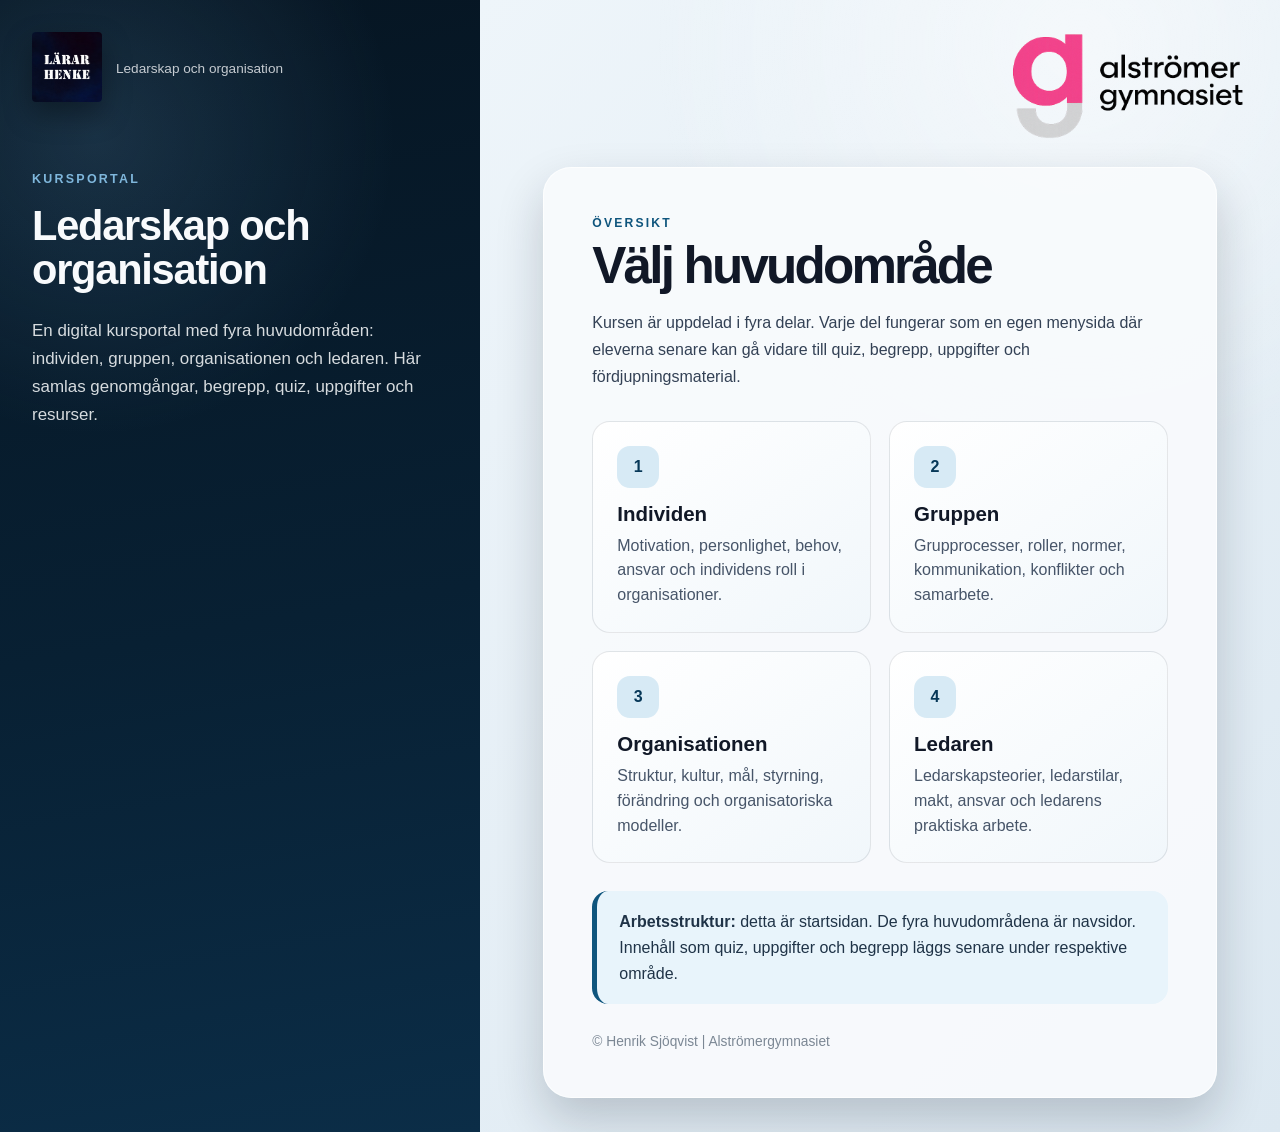
<file: index.html>
<!DOCTYPE html>
<html lang="sv">
<head>
  <meta charset="UTF-8" />
  <meta name="viewport" content="width=device-width, initial-scale=1.0" />
  <title>Ledarskap och organisation | Lärar-Henke</title>
  <link rel="stylesheet" href="style.css" />
</head>
<body>
  <main class="site">
    <aside class="sidebar">
      <div class="brand">
        <img class="henke-logo" src="assets/logos/henke-logga.jpg" alt="Lärar-Henke logga" />
        <div class="brand-subtitle">Ledarskap och organisation</div>
      </div>
      <div class="sidebar-label">Kursportal</div>
      <h1>Ledarskap och organisation</h1>
      <p>En digital kursportal med fyra huvudområden: individen, gruppen, organisationen och ledaren. Här samlas genomgångar, begrepp, quiz, uppgifter och resurser.</p>
    </aside>

    <section class="main">
      <div class="topbar"><img class="alstromer-logo" src="assets/logos/alstromer-logga-1.png" alt="Alströmergymnasiet logga" /></div>
      <div class="panel">
        <div class="panel-label">Översikt</div>
        <h2>Välj huvudområde</h2>
        <p class="intro">Kursen är uppdelad i fyra delar. Varje del fungerar som en egen menysida där eleverna senare kan gå vidare till quiz, begrepp, uppgifter och fördjupningsmaterial.</p>
        <div class="card-grid">
          <a class="card" href="individen/"><div class="number">1</div><h3>Individen</h3><p>Motivation, personlighet, behov, ansvar och individens roll i organisationer.</p></a>
          <a class="card" href="gruppen/"><div class="number">2</div><h3>Gruppen</h3><p>Grupprocesser, roller, normer, kommunikation, konflikter och samarbete.</p></a>
          <a class="card" href="organisationen/"><div class="number">3</div><h3>Organisationen</h3><p>Struktur, kultur, mål, styrning, förändring och organisatoriska modeller.</p></a>
          <a class="card" href="ledaren/"><div class="number">4</div><h3>Ledaren</h3><p>Ledarskapsteorier, ledarstilar, makt, ansvar och ledarens praktiska arbete.</p></a>
        </div>
        <div class="note"><strong>Arbetsstruktur:</strong> detta är startsidan. De fyra huvudområdena är navsidor. Innehåll som quiz, uppgifter och begrepp läggs senare under respektive område.</div>
        <footer>© Henrik Sjöqvist | Alströmergymnasiet</footer>
      </div>
    </section>
  </main>
  <script src="script.js"></script>
</body>
</html>
</file>
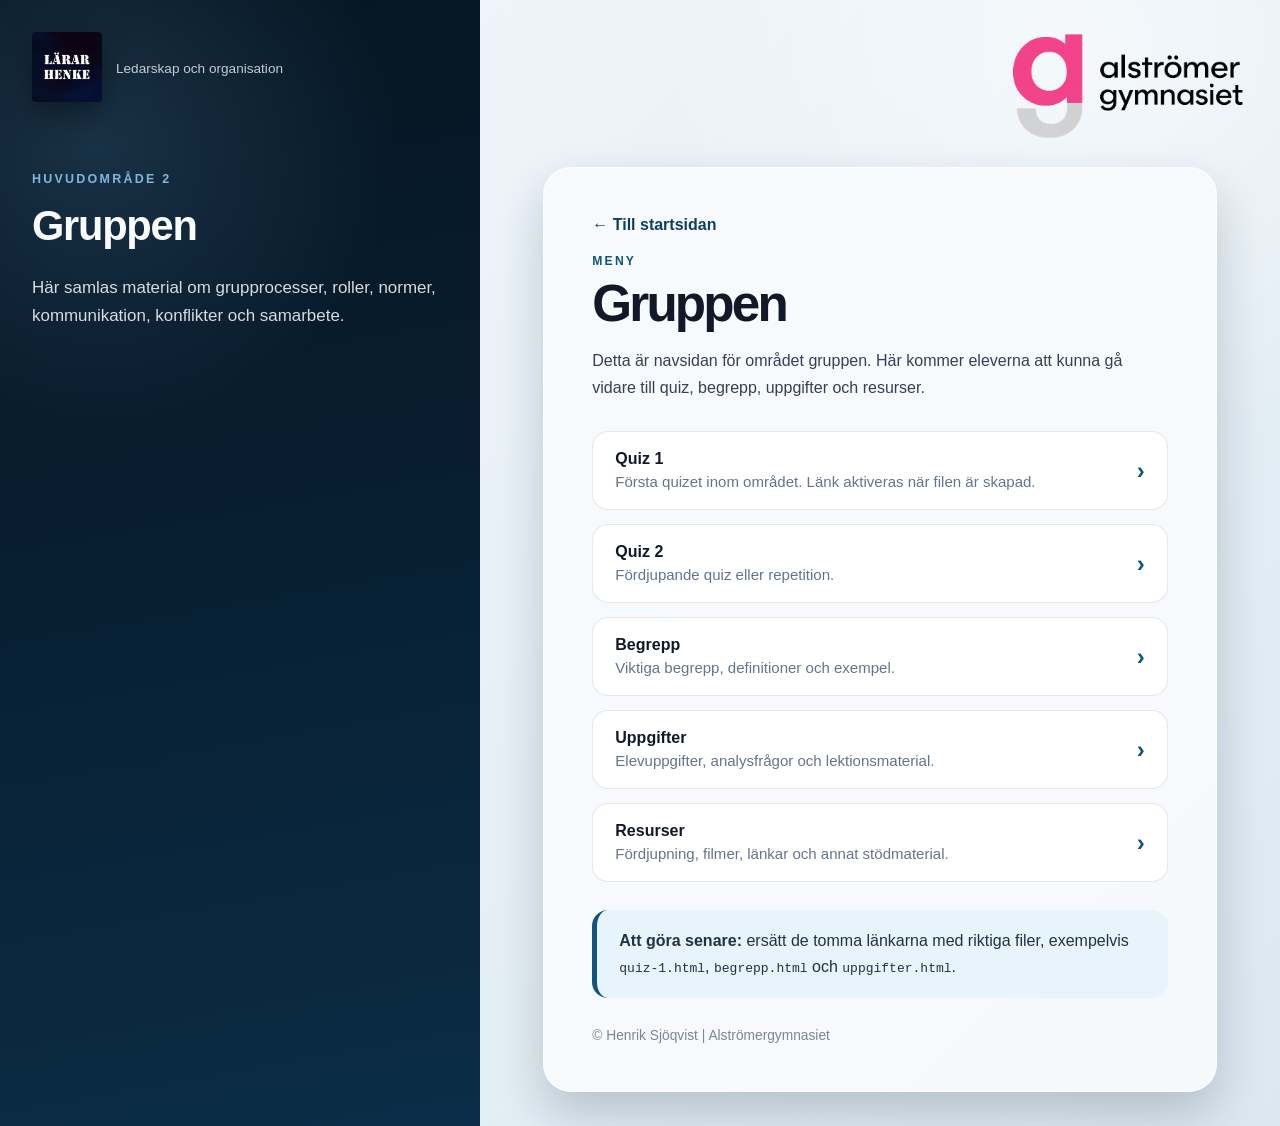
<file: gruppen/index.html>
<!DOCTYPE html>
<html lang="sv">
<head>
  <meta charset="UTF-8" />
  <meta name="viewport" content="width=device-width, initial-scale=1.0" />
  <title>Gruppen | Ledarskap och organisation</title>
  <link rel="stylesheet" href="../style.css" />
</head>
<body>
  <main class="site">
    <aside class="sidebar">
      <div class="brand">
        <img class="henke-logo" src="../assets/logos/henke-logga.jpg" alt="Lärar-Henke logga" />
        <div class="brand-subtitle">Ledarskap och organisation</div>
      </div>
      <div class="sidebar-label">Huvudområde 2</div>
      <h1>Gruppen</h1>
      <p>Här samlas material om grupprocesser, roller, normer, kommunikation, konflikter och samarbete.</p>
    </aside>

    <section class="main">
      <div class="topbar"><img class="alstromer-logo" src="../assets/logos/alstromer-logga-1.png" alt="Alströmergymnasiet logga" /></div>
      <div class="panel">
        <a class="back-link" href="../">← Till startsidan</a>
        <div class="panel-label">Meny</div>
        <h2>Gruppen</h2>
        <p class="intro">Detta är navsidan för området gruppen. Här kommer eleverna att kunna gå vidare till quiz, begrepp, uppgifter och resurser.</p>
        <div class="menu-list">
          <a class="menu-item" href="#"><div><strong>Quiz 1</strong><span>Första quizet inom området. Länk aktiveras när filen är skapad.</span></div><div class="arrow">›</div></a>
          <a class="menu-item" href="#"><div><strong>Quiz 2</strong><span>Fördjupande quiz eller repetition.</span></div><div class="arrow">›</div></a>
          <a class="menu-item" href="#"><div><strong>Begrepp</strong><span>Viktiga begrepp, definitioner och exempel.</span></div><div class="arrow">›</div></a>
          <a class="menu-item" href="#"><div><strong>Uppgifter</strong><span>Elevuppgifter, analysfrågor och lektionsmaterial.</span></div><div class="arrow">›</div></a>
          <a class="menu-item" href="#"><div><strong>Resurser</strong><span>Fördjupning, filmer, länkar och annat stödmaterial.</span></div><div class="arrow">›</div></a>
        </div>
        <div class="note"><strong>Att göra senare:</strong> ersätt de tomma länkarna med riktiga filer, exempelvis <code>quiz-1.html</code>, <code>begrepp.html</code> och <code>uppgifter.html</code>.</div>
        <footer>© Henrik Sjöqvist | Alströmergymnasiet</footer>
      </div>
    </section>
  </main>
  <script src="../script.js"></script>
</body>
</html>
</file>
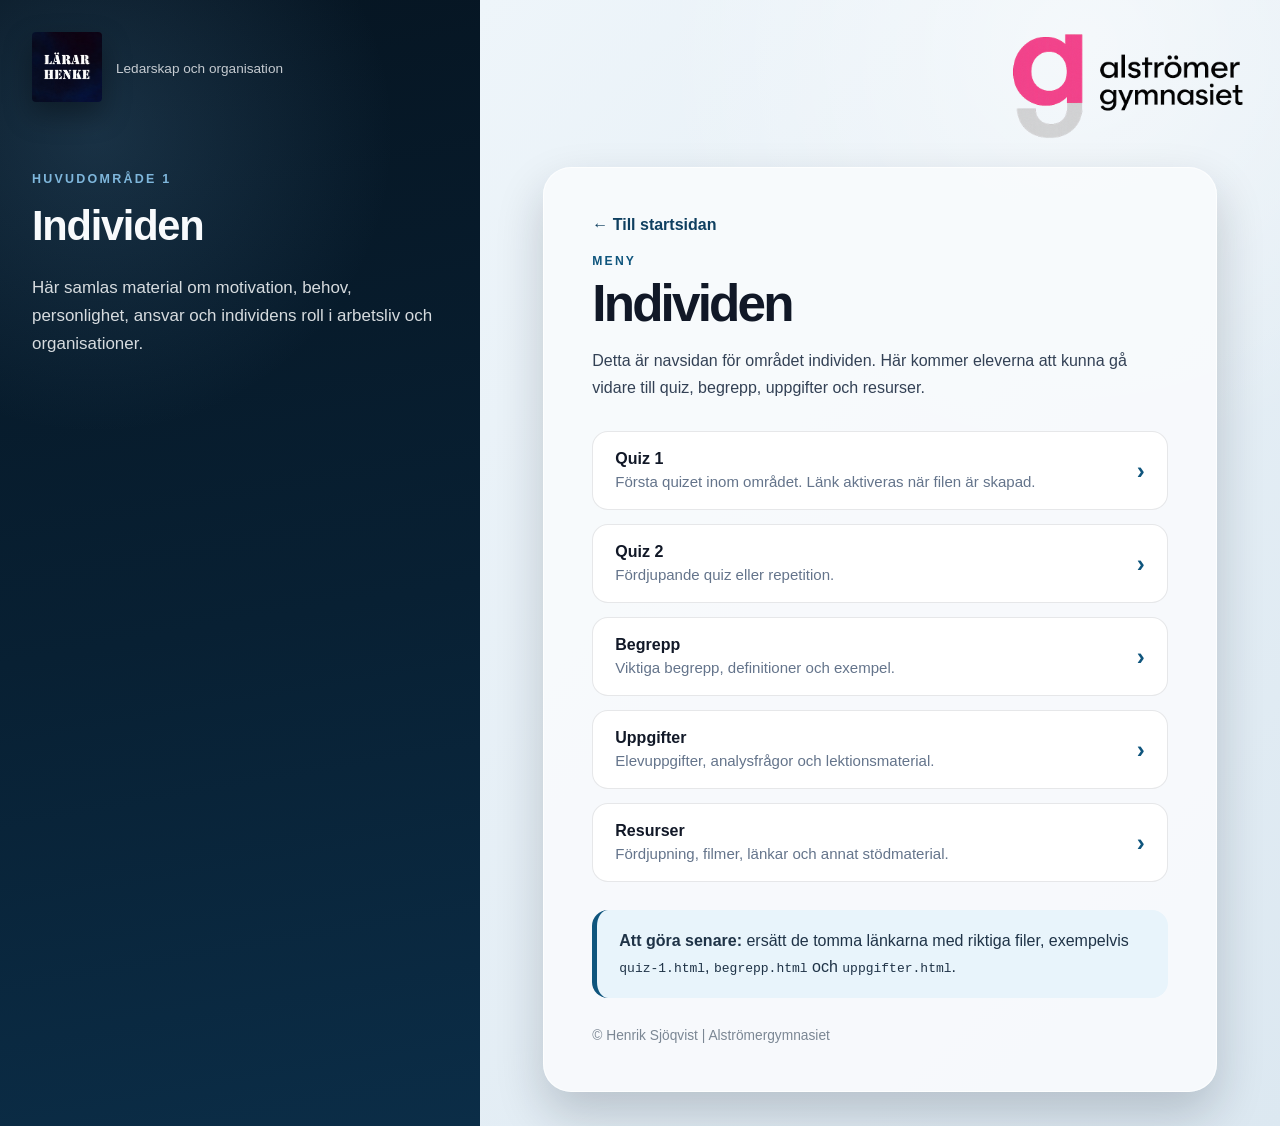
<file: individen/index.html>
<!DOCTYPE html>
<html lang="sv">
<head>
  <meta charset="UTF-8" />
  <meta name="viewport" content="width=device-width, initial-scale=1.0" />
  <title>Individen | Ledarskap och organisation</title>
  <link rel="stylesheet" href="../style.css" />
</head>
<body>
  <main class="site">
    <aside class="sidebar">
      <div class="brand">
        <img class="henke-logo" src="../assets/logos/henke-logga.jpg" alt="Lärar-Henke logga" />
        <div class="brand-subtitle">Ledarskap och organisation</div>
      </div>
      <div class="sidebar-label">Huvudområde 1</div>
      <h1>Individen</h1>
      <p>Här samlas material om motivation, behov, personlighet, ansvar och individens roll i arbetsliv och organisationer.</p>
    </aside>

    <section class="main">
      <div class="topbar"><img class="alstromer-logo" src="../assets/logos/alstromer-logga-1.png" alt="Alströmergymnasiet logga" /></div>
      <div class="panel">
        <a class="back-link" href="../">← Till startsidan</a>
        <div class="panel-label">Meny</div>
        <h2>Individen</h2>
        <p class="intro">Detta är navsidan för området individen. Här kommer eleverna att kunna gå vidare till quiz, begrepp, uppgifter och resurser.</p>
        <div class="menu-list">
          <a class="menu-item" href="#"><div><strong>Quiz 1</strong><span>Första quizet inom området. Länk aktiveras när filen är skapad.</span></div><div class="arrow">›</div></a>
          <a class="menu-item" href="#"><div><strong>Quiz 2</strong><span>Fördjupande quiz eller repetition.</span></div><div class="arrow">›</div></a>
          <a class="menu-item" href="#"><div><strong>Begrepp</strong><span>Viktiga begrepp, definitioner och exempel.</span></div><div class="arrow">›</div></a>
          <a class="menu-item" href="#"><div><strong>Uppgifter</strong><span>Elevuppgifter, analysfrågor och lektionsmaterial.</span></div><div class="arrow">›</div></a>
          <a class="menu-item" href="#"><div><strong>Resurser</strong><span>Fördjupning, filmer, länkar och annat stödmaterial.</span></div><div class="arrow">›</div></a>
        </div>
        <div class="note"><strong>Att göra senare:</strong> ersätt de tomma länkarna med riktiga filer, exempelvis <code>quiz-1.html</code>, <code>begrepp.html</code> och <code>uppgifter.html</code>.</div>
       <footer>© Henrik Sjöqvist | Alströmergymnasiet</footer>
      </div>
    </section>
  </main>
  <script src="../script.js"></script>
</body>
</html>
</file>
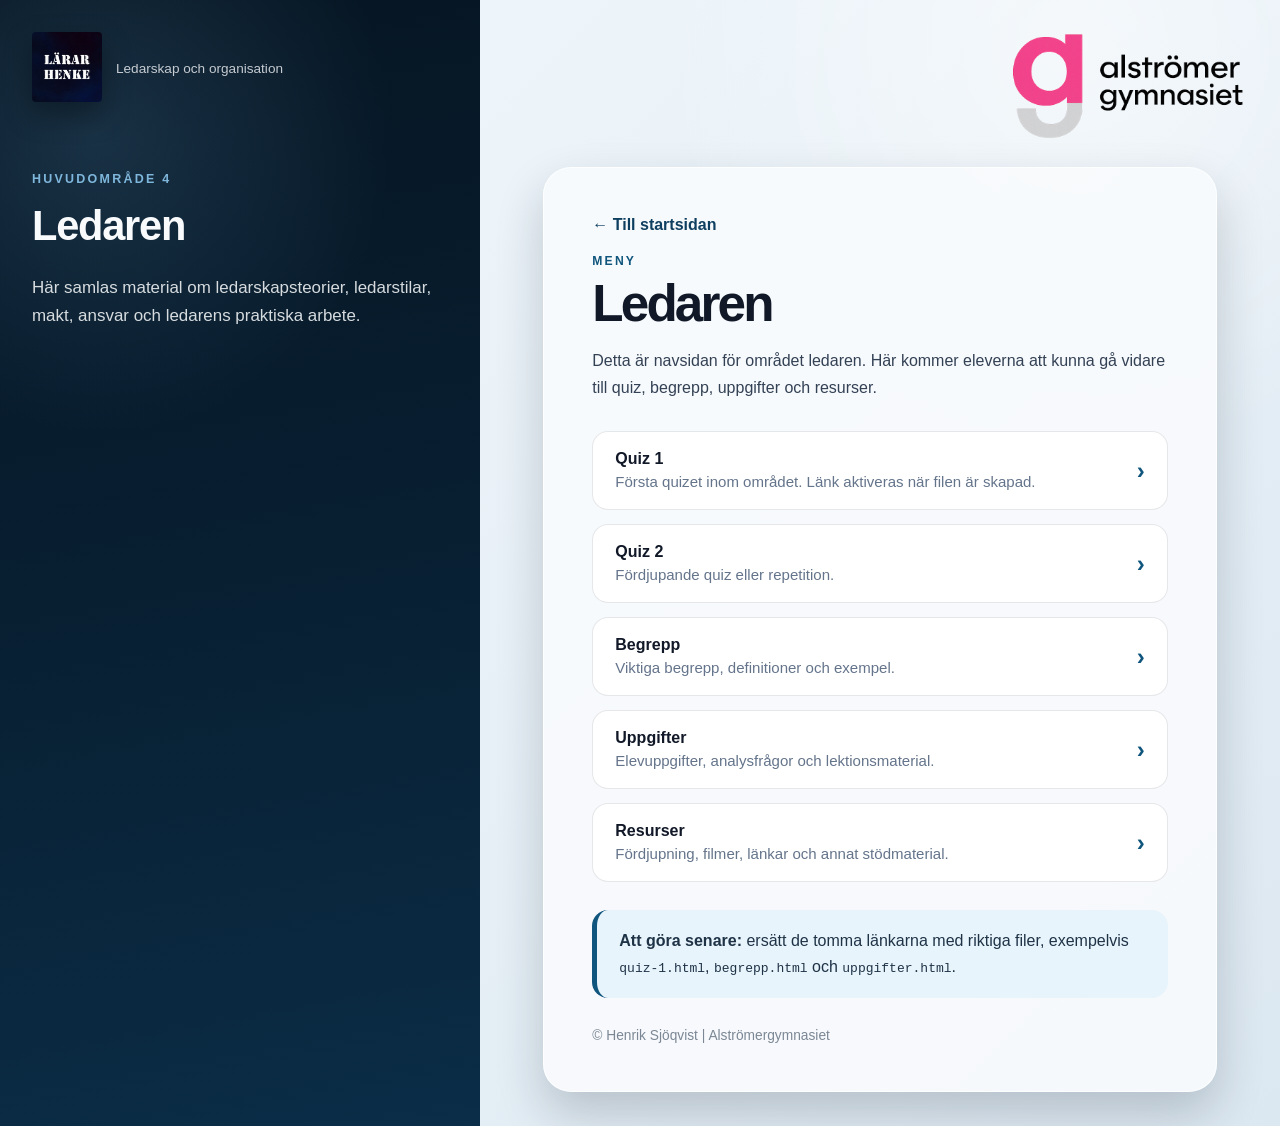
<file: ledaren/index.html>
<!DOCTYPE html>
<html lang="sv">
<head>
  <meta charset="UTF-8" />
  <meta name="viewport" content="width=device-width, initial-scale=1.0" />
  <title>Ledaren | Ledarskap och organisation</title>
  <link rel="stylesheet" href="../style.css" />
</head>
<body>
  <main class="site">
    <aside class="sidebar">
      <div class="brand">
        <img class="henke-logo" src="../assets/logos/henke-logga.jpg" alt="Lärar-Henke logga" />
        <div class="brand-subtitle">Ledarskap och organisation</div>
      </div>
      <div class="sidebar-label">Huvudområde 4</div>
      <h1>Ledaren</h1>
      <p>Här samlas material om ledarskapsteorier, ledarstilar, makt, ansvar och ledarens praktiska arbete.</p>
    </aside>

    <section class="main">
      <div class="topbar"><img class="alstromer-logo" src="../assets/logos/alstromer-logga-1.png" alt="Alströmergymnasiet logga" /></div>
      <div class="panel">
        <a class="back-link" href="../">← Till startsidan</a>
        <div class="panel-label">Meny</div>
        <h2>Ledaren</h2>
        <p class="intro">Detta är navsidan för området ledaren. Här kommer eleverna att kunna gå vidare till quiz, begrepp, uppgifter och resurser.</p>
        <div class="menu-list">
          <a class="menu-item" href="#"><div><strong>Quiz 1</strong><span>Första quizet inom området. Länk aktiveras när filen är skapad.</span></div><div class="arrow">›</div></a>
          <a class="menu-item" href="#"><div><strong>Quiz 2</strong><span>Fördjupande quiz eller repetition.</span></div><div class="arrow">›</div></a>
          <a class="menu-item" href="#"><div><strong>Begrepp</strong><span>Viktiga begrepp, definitioner och exempel.</span></div><div class="arrow">›</div></a>
          <a class="menu-item" href="#"><div><strong>Uppgifter</strong><span>Elevuppgifter, analysfrågor och lektionsmaterial.</span></div><div class="arrow">›</div></a>
          <a class="menu-item" href="#"><div><strong>Resurser</strong><span>Fördjupning, filmer, länkar och annat stödmaterial.</span></div><div class="arrow">›</div></a>
        </div>
        <div class="note"><strong>Att göra senare:</strong> ersätt de tomma länkarna med riktiga filer, exempelvis <code>quiz-1.html</code>, <code>begrepp.html</code> och <code>uppgifter.html</code>.</div>
        <footer>© Henrik Sjöqvist | Alströmergymnasiet</footer>
      </div>
    </section>
  </main>
  <script src="../script.js"></script>
</body>
</html>
</file>
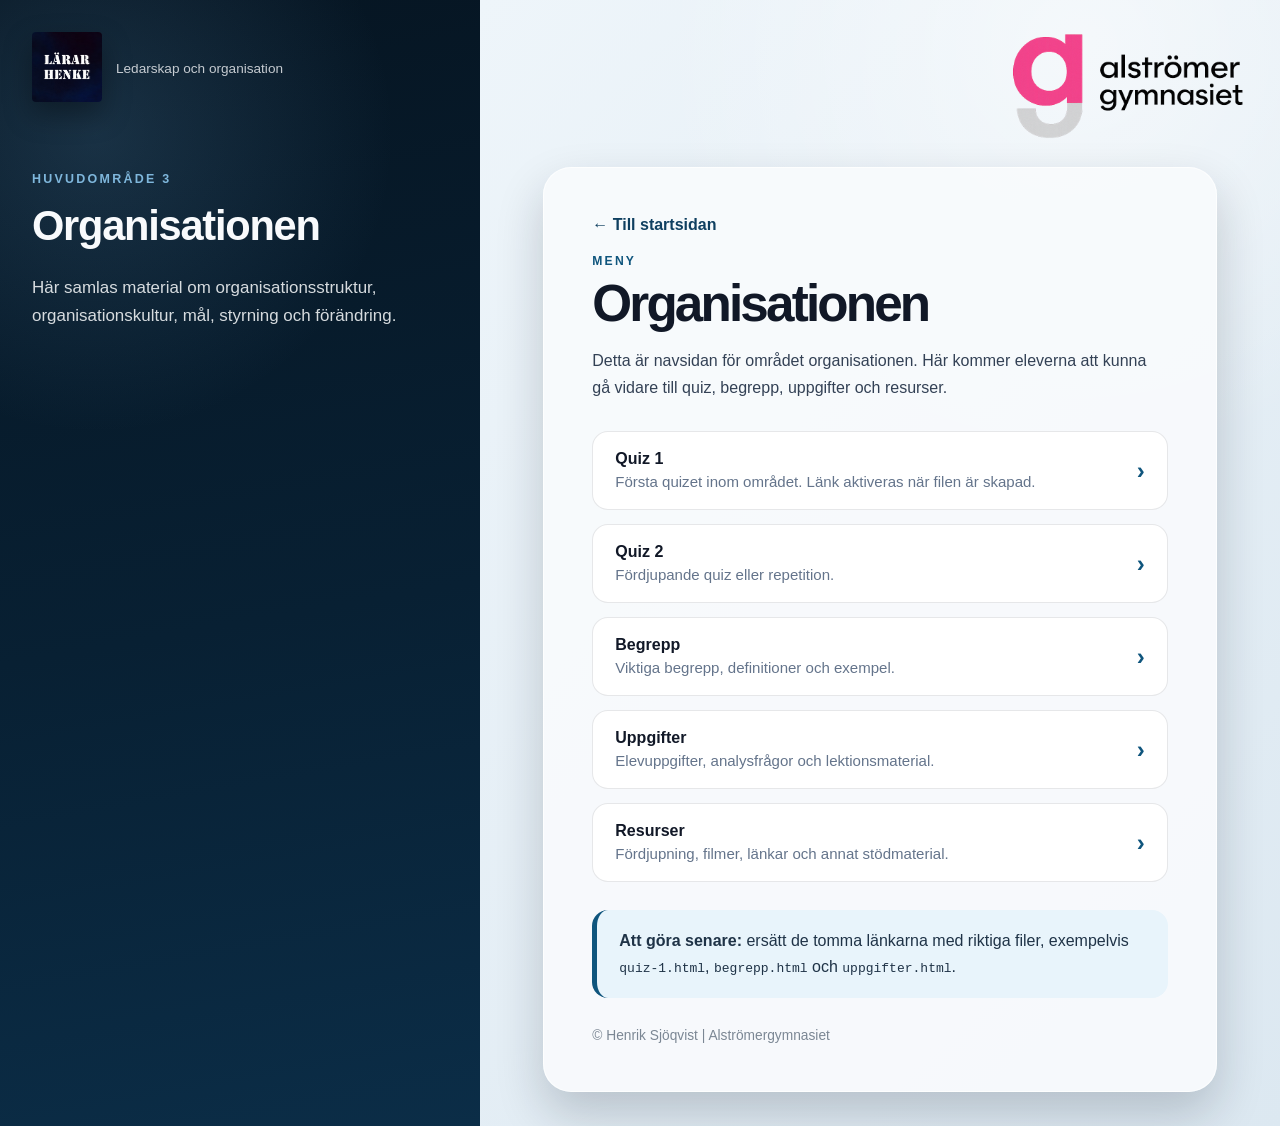
<file: organisationen/index.html>
<!DOCTYPE html>
<html lang="sv">
<head>
  <meta charset="UTF-8" />
  <meta name="viewport" content="width=device-width, initial-scale=1.0" />
  <title>Organisationen | Ledarskap och organisation</title>
  <link rel="stylesheet" href="../style.css" />
</head>
<body>
  <main class="site">
    <aside class="sidebar">
      <div class="brand">
        <img class="henke-logo" src="../assets/logos/henke-logga.jpg" alt="Lärar-Henke logga" />
        <div class="brand-subtitle">Ledarskap och organisation</div>
      </div>
      <div class="sidebar-label">Huvudområde 3</div>
      <h1>Organisationen</h1>
      <p>Här samlas material om organisationsstruktur, organisationskultur, mål, styrning och förändring.</p>
    </aside>

    <section class="main">
      <div class="topbar"><img class="alstromer-logo" src="../assets/logos/alstromer-logga-1.png" alt="Alströmergymnasiet logga" /></div>
      <div class="panel">
        <a class="back-link" href="../">← Till startsidan</a>
        <div class="panel-label">Meny</div>
        <h2>Organisationen</h2>
        <p class="intro">Detta är navsidan för området organisationen. Här kommer eleverna att kunna gå vidare till quiz, begrepp, uppgifter och resurser.</p>
        <div class="menu-list">
          <a class="menu-item" href="#"><div><strong>Quiz 1</strong><span>Första quizet inom området. Länk aktiveras när filen är skapad.</span></div><div class="arrow">›</div></a>
          <a class="menu-item" href="#"><div><strong>Quiz 2</strong><span>Fördjupande quiz eller repetition.</span></div><div class="arrow">›</div></a>
          <a class="menu-item" href="#"><div><strong>Begrepp</strong><span>Viktiga begrepp, definitioner och exempel.</span></div><div class="arrow">›</div></a>
          <a class="menu-item" href="#"><div><strong>Uppgifter</strong><span>Elevuppgifter, analysfrågor och lektionsmaterial.</span></div><div class="arrow">›</div></a>
          <a class="menu-item" href="#"><div><strong>Resurser</strong><span>Fördjupning, filmer, länkar och annat stödmaterial.</span></div><div class="arrow">›</div></a>
        </div>
        <div class="note"><strong>Att göra senare:</strong> ersätt de tomma länkarna med riktiga filer, exempelvis <code>quiz-1.html</code>, <code>begrepp.html</code> och <code>uppgifter.html</code>.</div>
        <footer>© Henrik Sjöqvist | Alströmergymnasiet</footer>
      </div>
    </section>
  </main>
  <script src="../script.js"></script>
</body>
</html>
</file>
<file: style.css>
:root{
  --blue-900:#061522;--blue-850:#082033;--blue-800:#0b2d47;--blue-accent:#7fb7dc;
  --page-bg:#dce8f1;--panel-bg:#f8fafc;--text-dark:#111827;--text-muted:#475569;
  --border:rgba(15,23,42,.10);--shadow:0 22px 48px rgba(15,23,42,.20);
}
*{box-sizing:border-box}
html{scroll-behavior:smooth}
body{margin:0;min-height:100vh;font-family:Arial,Helvetica,sans-serif;color:var(--text-dark);background:var(--page-bg)}
a{color:inherit;text-decoration:none}
.site{min-height:100vh;display:grid;grid-template-columns:minmax(310px,480px) 1fr}
.sidebar{min-height:100vh;padding:32px;color:#f8fafc;background:radial-gradient(circle at 20% 12%,rgba(91,141,178,.22),transparent 28%),linear-gradient(170deg,var(--blue-900),var(--blue-850) 55%,var(--blue-800))}
.brand{display:flex;align-items:center;gap:14px;margin-bottom:70px}
.henke-logo{width:70px;height:70px;object-fit:cover;border-radius:4px;box-shadow:0 12px 28px rgba(0,0,0,.35)}
.brand-title{font-weight:800;font-size:1rem;line-height:1.1}
.brand-subtitle{margin-top:3px;font-size:.85rem;color:rgba(248,250,252,.78)}
.sidebar-label{margin-bottom:18px;color:var(--blue-accent);font-size:.78rem;letter-spacing:.18em;text-transform:uppercase;font-weight:800}
.sidebar h1{margin:0 0 26px;max-width:480px;font-size:2.6rem;line-height:1.05;letter-spacing:-.03em}
.sidebar p{max-width:430px;margin:0;color:rgba(248,250,252,.86);font-size:1.06rem;line-height:1.65}
.main{min-height:100vh;padding:34px;background:radial-gradient(circle at 75% 4%,rgba(255,255,255,.55),transparent 34%),linear-gradient(135deg,#eef5fa,var(--page-bg))}
.topbar{display:flex;justify-content:flex-end;align-items:center;min-height:74px;margin-bottom:26px}
.alstromer-logo{width:235px;max-width:42vw;height:auto;display:block}
.panel{width:min(980px,92%);margin:0 auto;padding:clamp(28px,4vw,48px);background:rgba(248,250,252,.94);border:1px solid rgba(255,255,255,.7);border-radius:28px;box-shadow:var(--shadow)}
.back-link{display:inline-block;margin-bottom:20px;color:#0f3f60;font-weight:800}
.panel-label{margin-bottom:10px;color:#0f557d;font-size:.76rem;letter-spacing:.18em;text-transform:uppercase;font-weight:900}
.panel h2{margin:0 0 18px;font-size:clamp(2.2rem,4vw,3.5rem);line-height:1;letter-spacing:-.055em}
.intro{max-width:780px;margin:0 0 30px;color:#334155;font-size:1rem;line-height:1.7}
.card-grid{display:grid;grid-template-columns:repeat(2,minmax(0,1fr));gap:18px}
.card{min-height:150px;padding:24px;border:1px solid var(--border);border-radius:18px;background:linear-gradient(145deg,#fff,#f1f7fb);transition:transform .16s ease,box-shadow .16s ease}
.card:hover{transform:translateY(-3px);box-shadow:0 16px 30px rgba(15,23,42,.13)}
.number{width:42px;height:42px;display:grid;place-items:center;margin-bottom:14px;border-radius:13px;background:#d7eaf5;color:#073858;font-weight:900}
.card h3{margin:0 0 8px;font-size:1.28rem}.card p{margin:0;color:var(--text-muted);line-height:1.55}
.menu-list{display:grid;gap:14px;margin-top:26px}
.menu-item{display:flex;align-items:center;justify-content:space-between;gap:18px;padding:18px 22px;border:1px solid var(--border);border-radius:16px;background:#fff;transition:transform .16s ease,box-shadow .16s ease}
.menu-item:hover{transform:translateX(4px);box-shadow:0 14px 28px rgba(15,23,42,.11)}
.menu-item strong{display:block;margin-bottom:5px}.menu-item span{color:#64748b;font-size:.94rem}
.arrow{color:#0f557d;font-size:1.5rem;font-weight:700}
.note{margin-top:28px;padding:18px 22px;border-left:5px solid #0f557d;border-radius:16px;background:#e8f4fb;color:#1f3347;line-height:1.6}
footer{margin-top:30px;color:#7b8794;font-size:.86rem}
@media(max-width:920px){.site{grid-template-columns:1fr}.sidebar{min-height:auto}.brand{margin-bottom:38px}.main{min-height:auto}.topbar{justify-content:flex-start}.panel{width:100%}.card-grid{grid-template-columns:1fr}}
</file>
